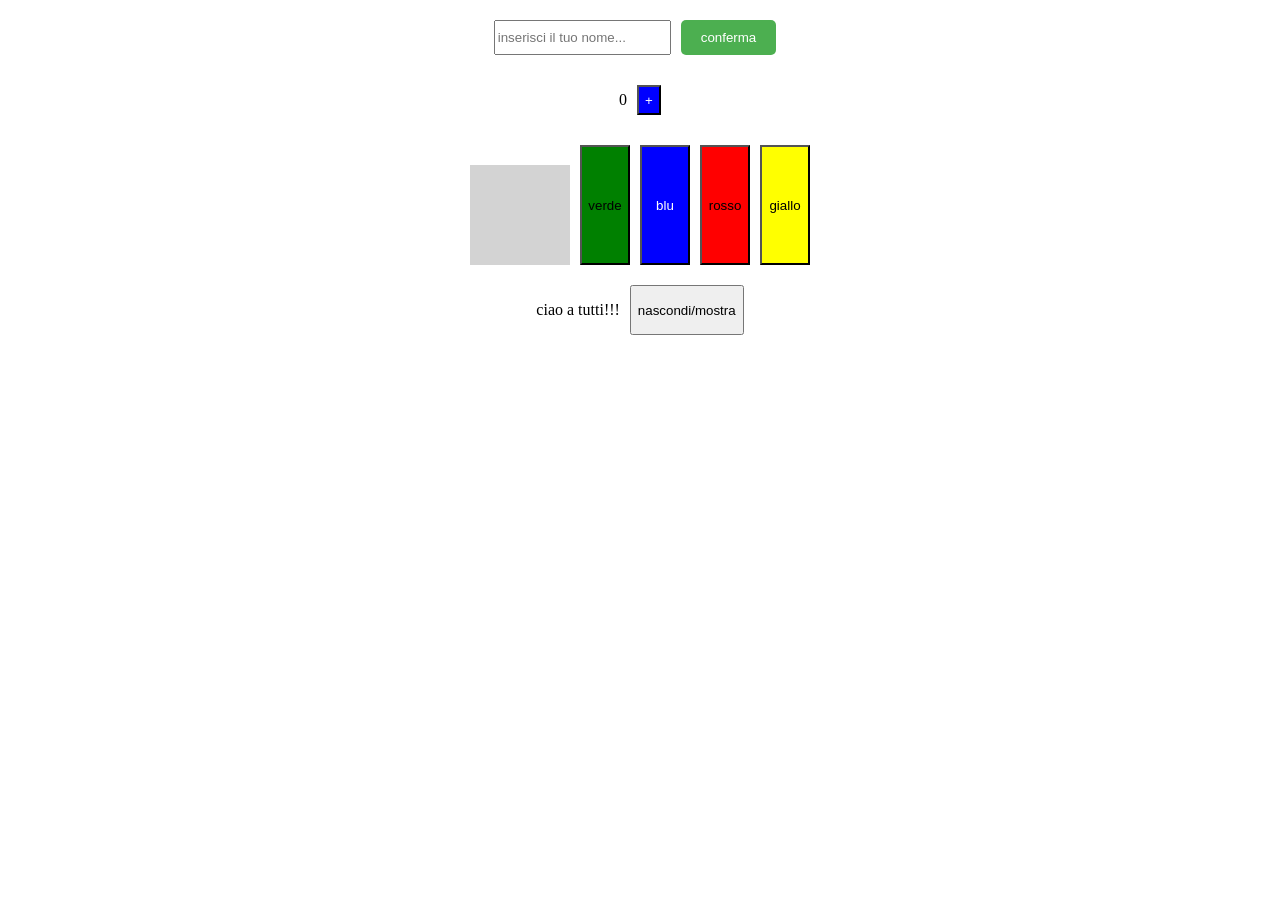
<file: es livelli/livello1/index.html>
<!DOCTYPE html>
<html lang="en">

<head>
    <meta charset="UTF-8">
    <meta name="viewport" content="width=device-width, initial-scale=1.0">
    <link rel="stylesheet" href="css/style.css">
    <title>livello1</title>
</head>

<body>
    <main>
        <div>
            <input type="text" id="nome" name="nome" placeholder="inserisci il tuo nome...">
            <button id="conferma" onclick="conferma()">conferma</button>
            <p id="messaggio-personalizzato"></p>
        </div>

        <div id= div-cont>
            <p id="numero">0</p>
            <button id="contatore" onclick="contatore()">+</button> 
        </div>

        <div id="div-colore">
            <div id="riquadrocolore"></div>
            <button id="verde" onclick="cambiaColoreverde()">verde</button>
            <button id="blu" onclick="cambiaColoreblu()">blu</button>
            <button id="rosso" onclick="cambiaColorerosso()">rosso</button>
            <button id="giallo" onclick="cambiaColoregiallo()">giallo</button>
        </div>

        <div>
            <p id="messaggio-nascondi-mostra"> ciao a tutti!!!</p>
            <button onclick="nascondimostra()">nascondi/mostra</button>
        </div>
    </main>
    <script src="js/scrypt.js"></script>
</body>

</html>
</file>
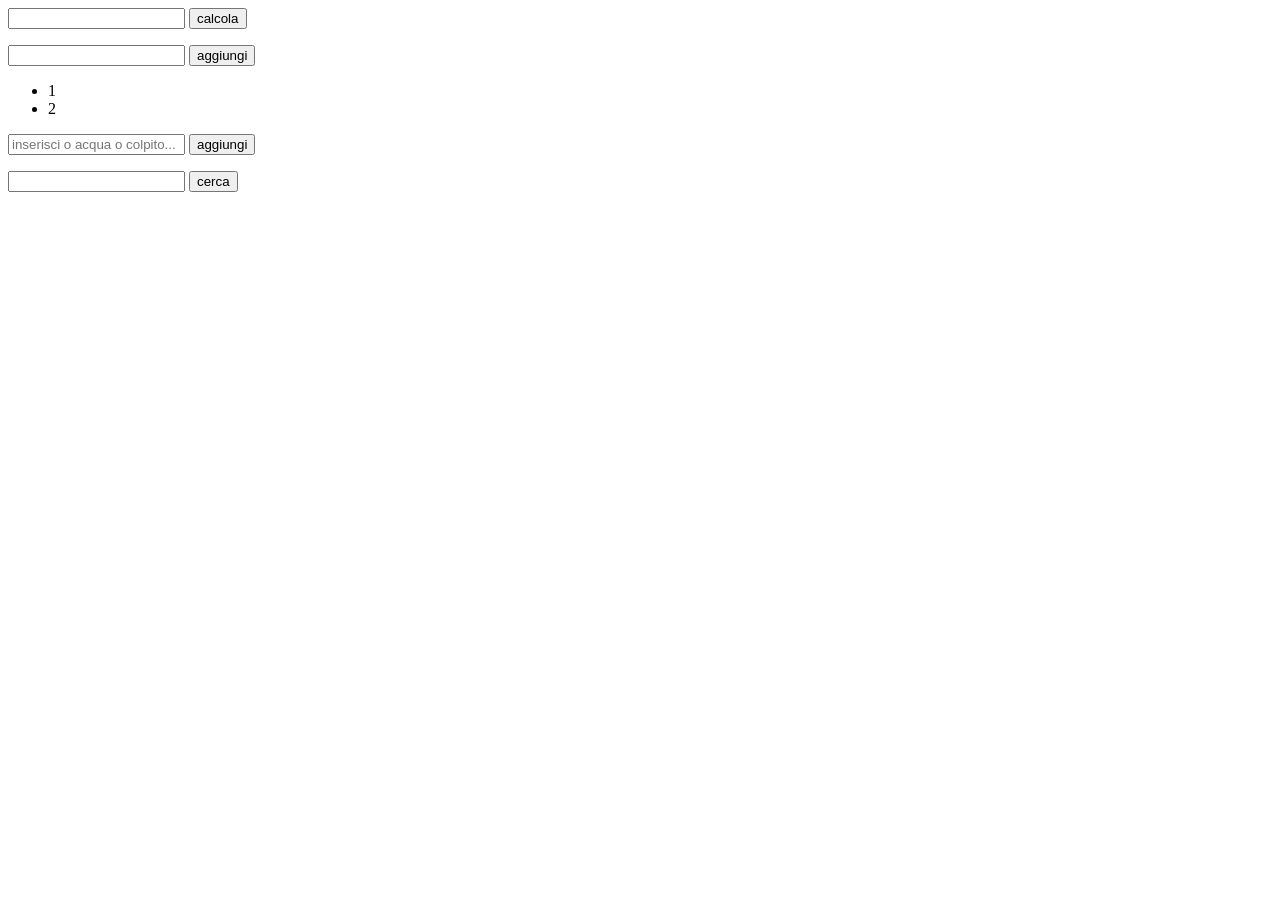
<file: es livelli/livello3/index.html>
<!DOCTYPE html>
<html lang="en">
<head>
    <meta charset="UTF-8">
    <meta name="viewport" content="width=device-width, initial-scale=1.0">
    <title>Document</title>
</head>
<body>
    <main>
        <div>
            <input type="number" name="numero" id="numero">
            <button id="conftab" onclick="calcolaTabellina()">calcola</button>
            <p id="risultato"></p>
        </div>

        <div>
            <input type="text" name="nuovo" id="nuovo">
            <button id="aggiungi" onclick="aggiungiElemento()">aggiungi</button>
            <ul id="lista">
                <li id="1">1</li>
                <li id="2">2</li>
            </ul>
        </div>

        <div>
            <input type="text" name="elemento" id="elemento" placeholder="inserisci o acqua o colpito...">
            <button id="aggiungi" onclick="aggiungiElementolv3()">aggiungi</button>
            <p id="risultatoelemento"></p>
        </div>

        <div>
            <input type="text" name="ricerca" id="ricerca">
            <button id="ricerca" onclick="ricercaElemento()">cerca</button>
            <p id="risultatoelementolv4"></p>
        </div>
    </main>
    <script src="js/scrypt.js"></script>
</body>
</html>
</file>
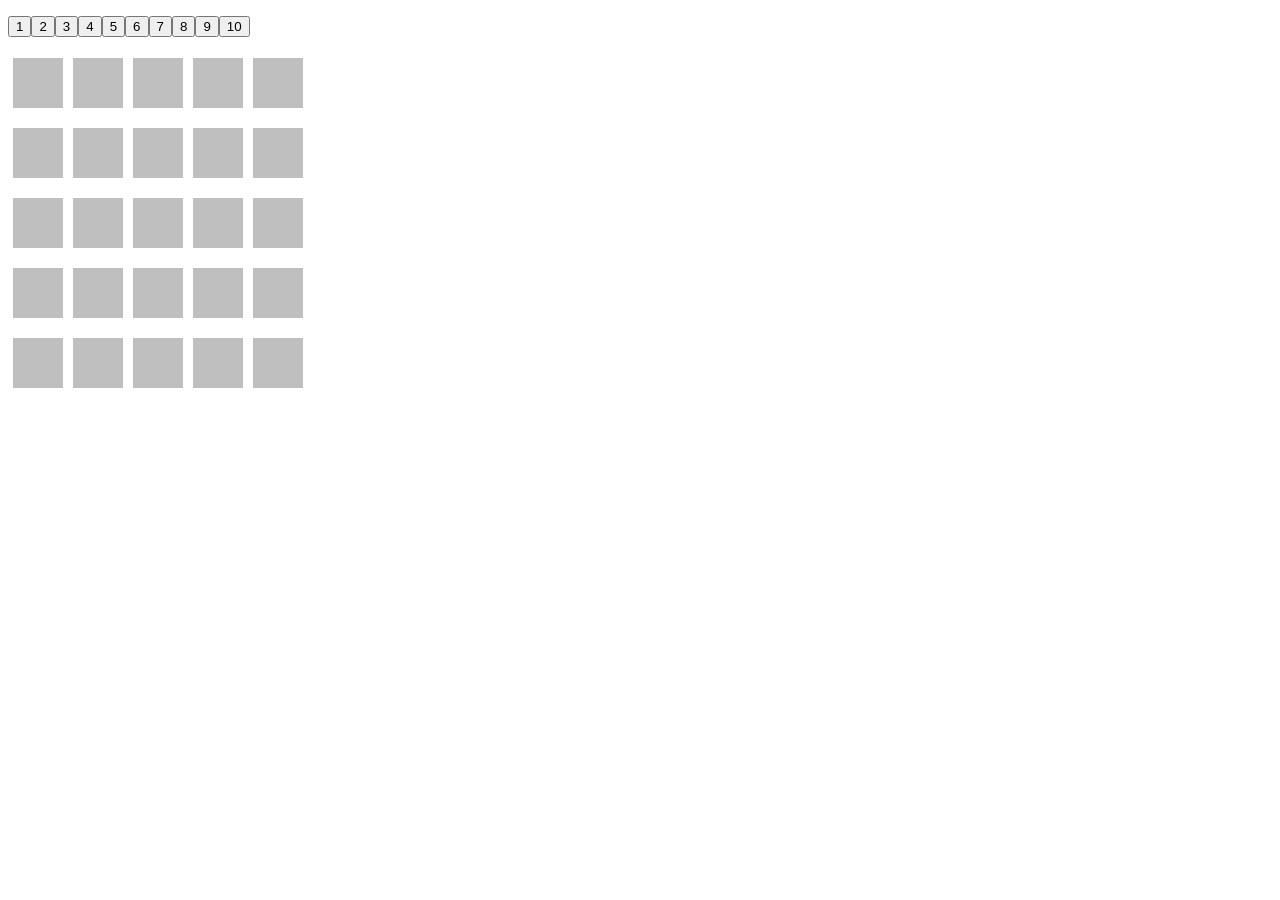
<file: es livelli/livello4/index.html>
<!DOCTYPE html>
<html lang="en">
<head>
    <meta charset="UTF-8">
    <link rel="stylesheet" href="css/style.css">
    <meta name="viewport" content="width=device-width, initial-scale=1.0">
    <title>Document</title>
</head>
<body>
    <main>
        <div id="container">
            <p id="result"></p>
        </div>
        <p id="result2"></p>
        <div id="container2">
            
        </div>
    </main>
    <script src="js/scrypt.js"></script>
</body>
</html>
</file>
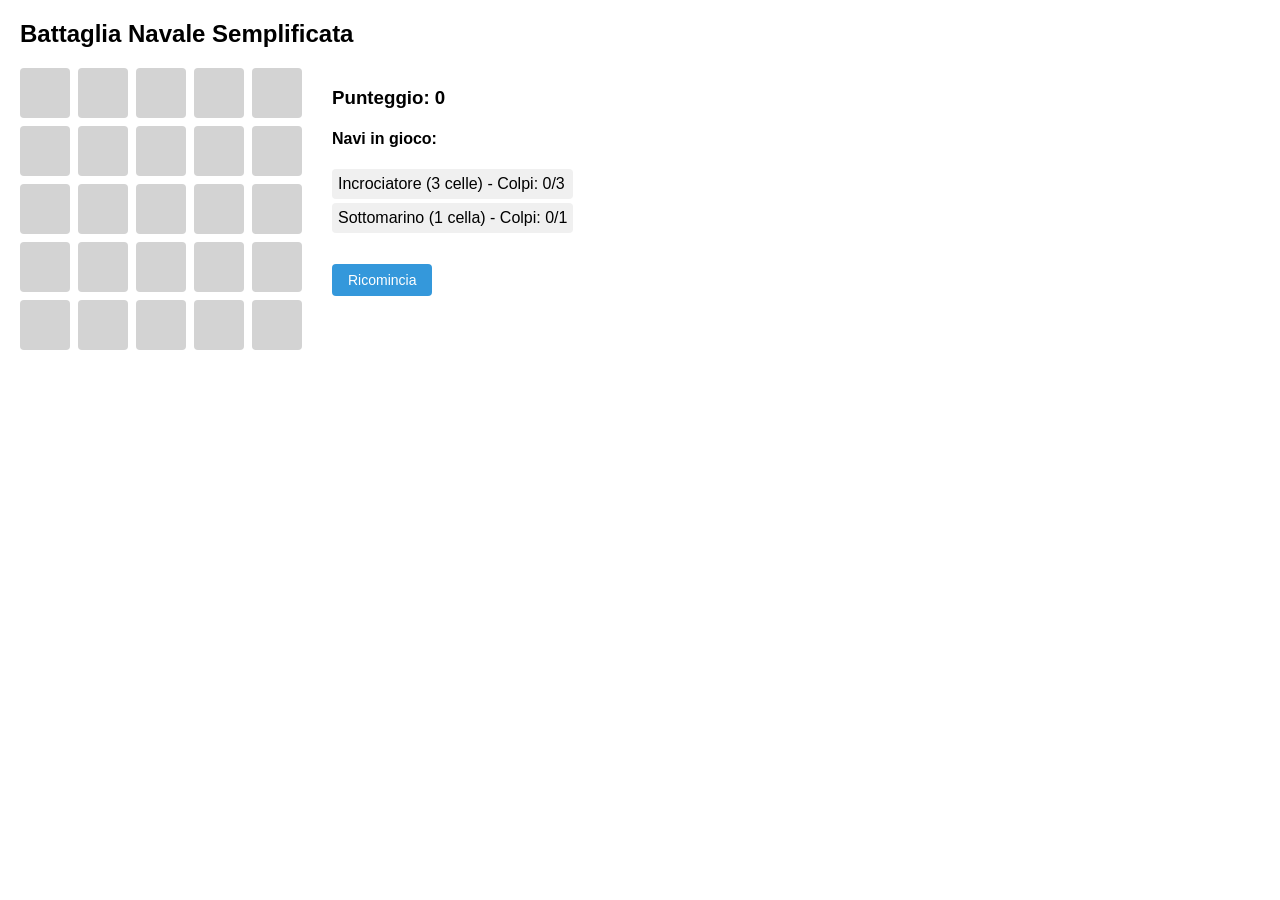
<file: es livelli/livello5/index.html>
<!DOCTYPE html>
<html lang="it">
<head>
    <meta charset="UTF-8">
    <meta name="viewport" content="width=device-width, initial-scale=1.0">
    <title>Battaglia Navale Semplificata</title>
    <!-- Foglio di stile esterno -->
    <link rel="stylesheet" href="css/style.css">
</head>
<body>

    <h2>Battaglia Navale Semplificata</h2>

    <div id="container-gioco">
        <!-- Griglia di gioco 5x5 -->
        <div id="griglia"></div>

        <!-- Pannello Punteggio e Stato Navi -->
        <div id="info-pannello">
            <h3>Punteggio: <span id="punteggio">0</span></h3>
            <h4>Navi in gioco:</h4>
            <ul id="lista-navi"></ul>

            <div id="messaggio"></div>

            <!-- Pulsante Reset -->
            <button id="btn-reset" onclick="inizializzaGioco()">Ricomincia</button>
        </div>
    </div>

    <!-- Script JavaScript esterno -->
    <script src="js/script.js"></script>
</body>
</html>
</file>
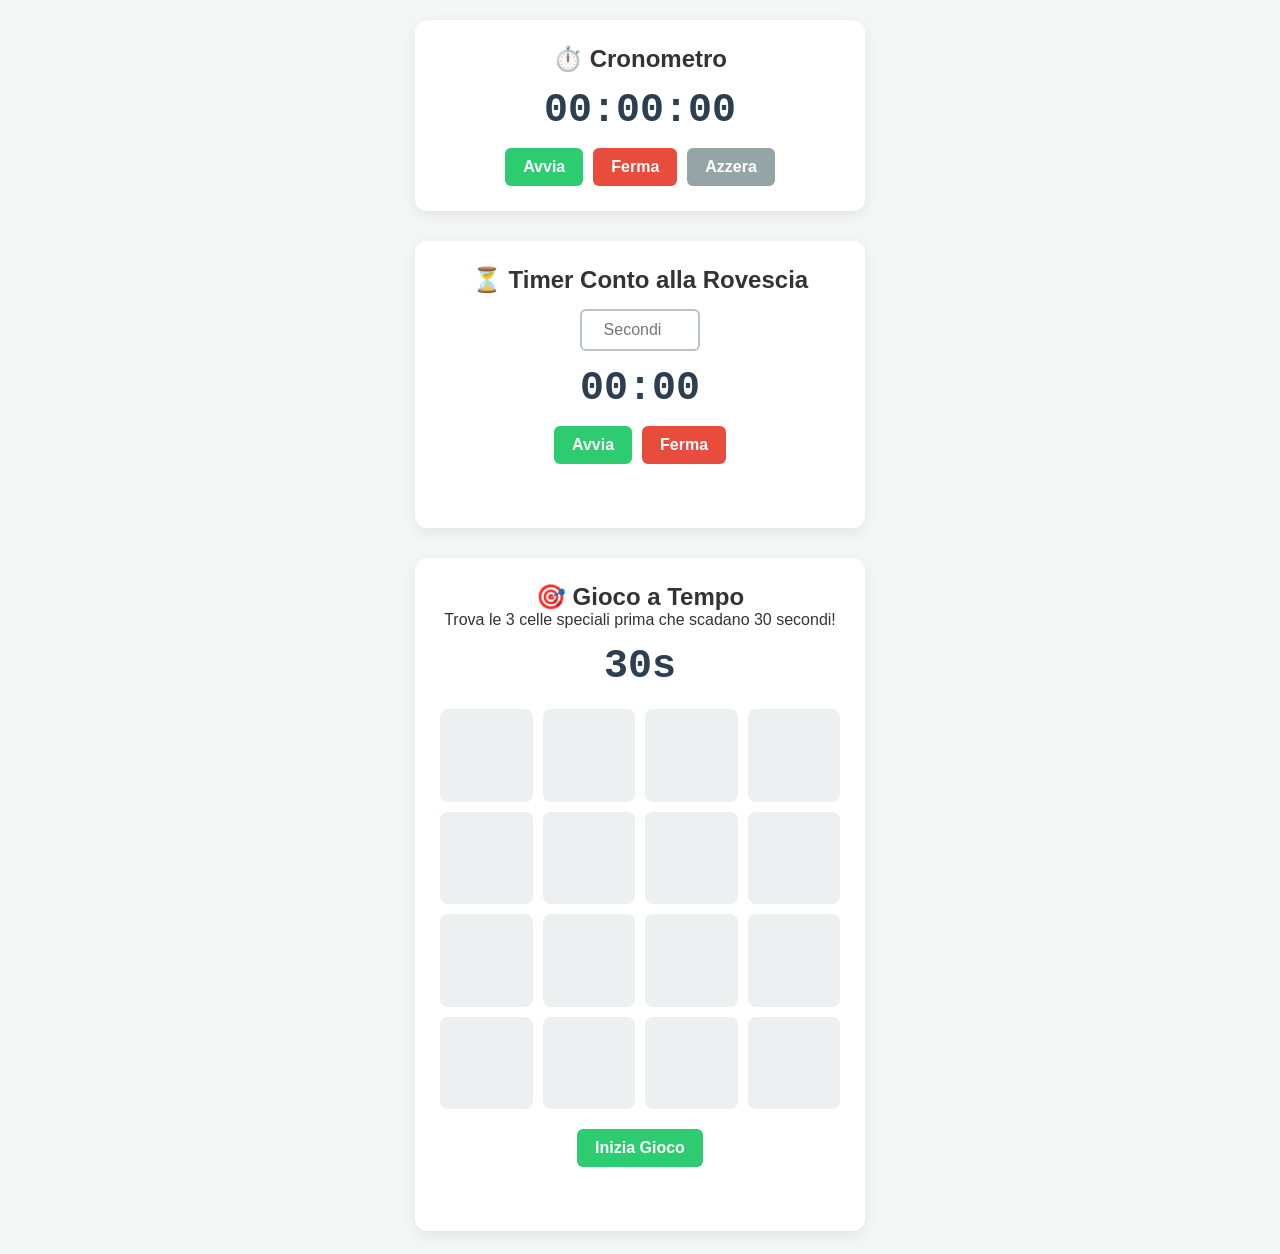
<file: es livelli/livello6/index.html>
<!DOCTYPE html>
<html lang="it">
<head>
  <meta charset="UTF-8">
  <meta name="viewport" content="width=device-width, initial-scale=1.0">
  <title>Cronometro, Timer e Gioco</title>
  <link rel="stylesheet" href="css/style.css">
</head>
<body>

  <!-- CRONOMETRO -->
  <div class="card">
    <h2>⏱️ Cronometro</h2>
    <div class="display" id="chrono-display">00:00:00</div>
    <div class="controls">
      <button class="btn-start" id="chrono-start">Avvia</button>
      <button class="btn-stop" id="chrono-stop">Ferma</button>
      <button class="btn-reset" id="chrono-reset">Azzera</button>
    </div>
  </div>

  <!-- TIMER CONTO ALLA ROVESCIA -->
  <div class="card">
    <h2>⏳ Timer Conto alla Rovescia</h2>
    <div class="controls timer-input-container">
      <input type="number" id="timer-input" placeholder="Secondi" min="1">
    </div>
    <div class="display" id="timer-display">00:00</div>
    <div class="controls">
      <button class="btn-start" id="timer-start">Avvia</button>
      <button class="btn-stop" id="timer-stop">Ferma</button>
    </div>
    <div class="msg" id="timer-msg"></div>
  </div>

  <!-- GIOCO A TEMPO -->
  <div class="card">
    <h2>🎯 Gioco a Tempo</h2>
    <p>Trova le 3 celle speciali prima che scadano 30 secondi!</p>
    <div class="display" id="game-timer">30s</div>
    <div class="grid" id="game-grid"></div>
    <button class="btn-start" id="game-start-btn">Inizia Gioco</button>
    <div class="msg" id="game-msg"></div>
  </div>

  <script src="js/scrypt.js"></script>
</body>
</html>
</file>
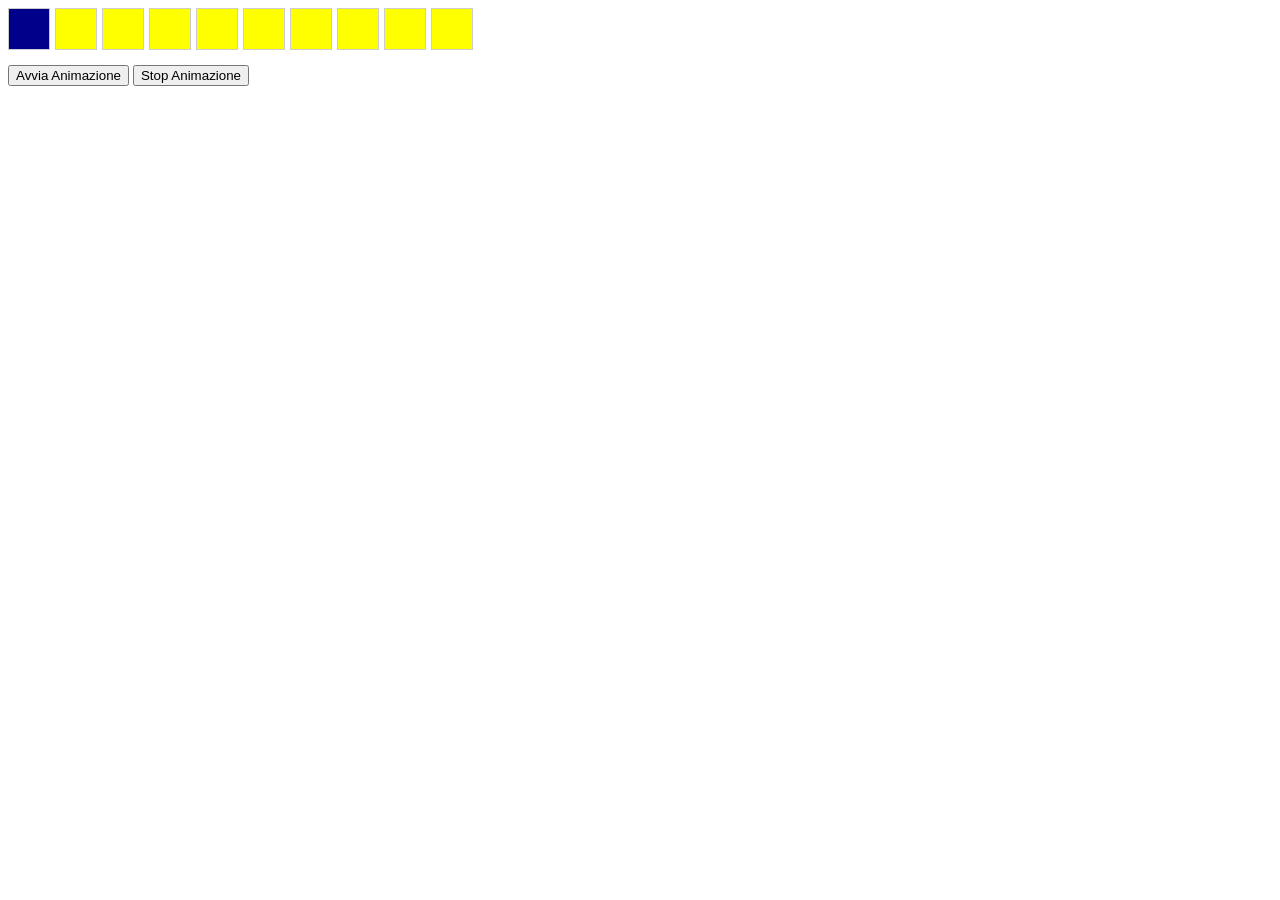
<file: esercizi 0-1-2-3-4/MatteoRegisAnimazioneColore/index.html>
<!DOCTYPE html>
<html lang="it">
<head>
  <meta charset="UTF-8">
  <title>Animazione Div</title>
  <link rel="stylesheet" href="css/style.css">
</head>
<body>

  <div id="container"></div>

  <div class="controls">
    <button id="btnStart">Avvia Animazione</button>
    <button id="btnStop">Stop Animazione</button>
  </div>

  <div id="messaggio"></div>

  <script src="js/scrypt.js"></script>
</body>
</html>
</file>
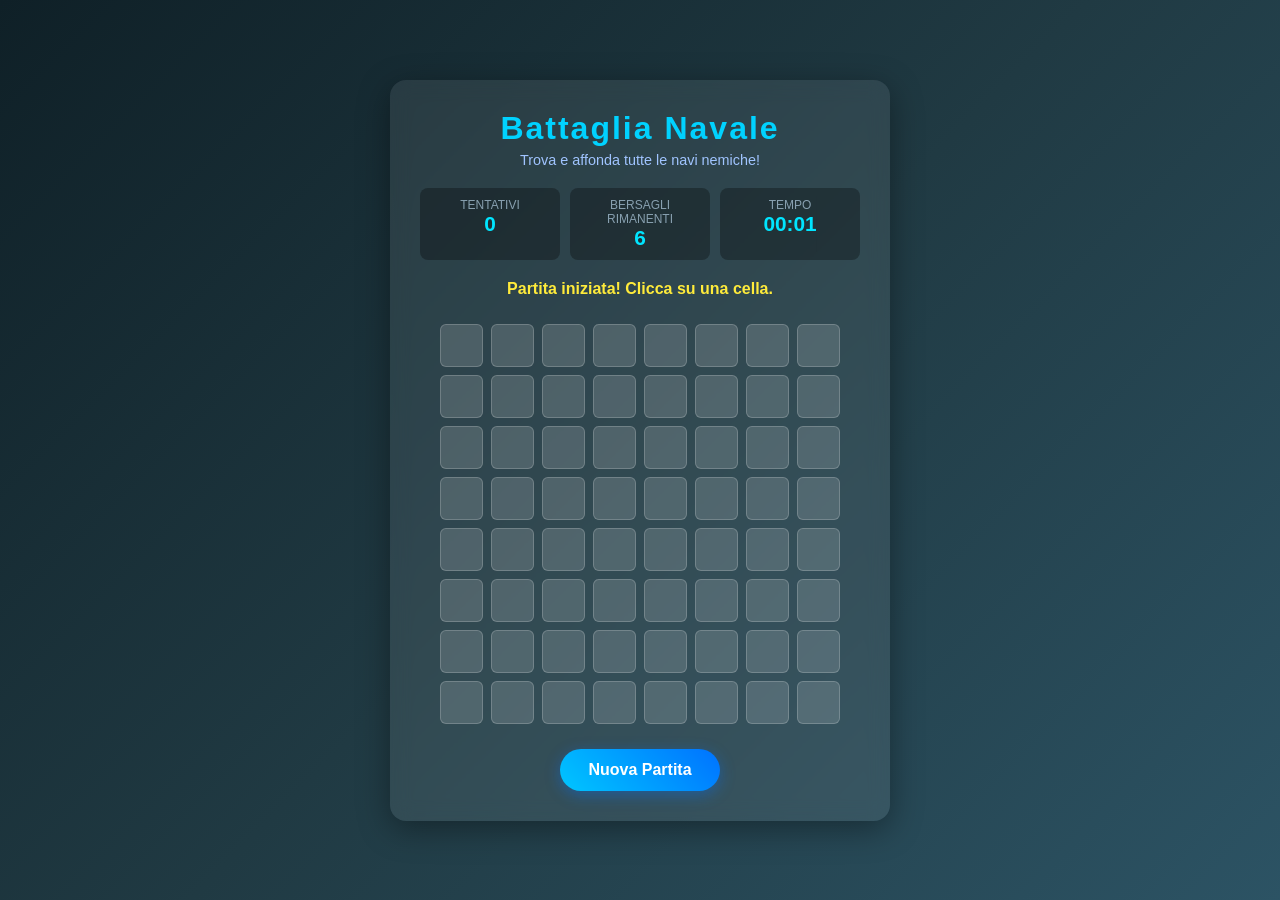
<file: esercizi 0-1-2-3-4/MatteoRegisBattagliaNavale/index.html>
<!DOCTYPE html>
<html lang="it">
<head>
  <meta charset="UTF-8">
  <meta name="viewport" content="width=device-width, initial-scale=1.0">
  <title>Battaglia Navale</title>
  <link rel="stylesheet" href="css/style.css">
</head>
<body>

  <div class="game-container">
    <header>
      <h1>Battaglia Navale</h1>
      <p class="subtitle">Trova e affonda tutte le navi nemiche!</p>
    </header>

    <div class="stats-panel">
      <div class="stat-card">
        <span class="stat-label">Tentativi</span>
        <span id="attempts" class="stat-value">0</span>
      </div>
      <div class="stat-card">
        <span class="stat-label">Bersagli Rimanenti</span>
        <span id="remaining-targets" class="stat-value">0</span>
      </div>
      <div class="stat-card">
        <span class="stat-label">Tempo</span>
        <span id="timer" class="stat-value">00:00</span>
      </div>
    </div>

    <div id="message-board" class="message-board">
      Premi "Nuova Partita" per iniziare!
    </div>

    <div id="grid-container" class="grid-container"></div>

    <div class="controls">
      <button id="restart-btn" class="btn">Nuova Partita</button>
    </div>
  </div>

  <script src="js/scrypt.js"></script>
</body>
</html>
</file>
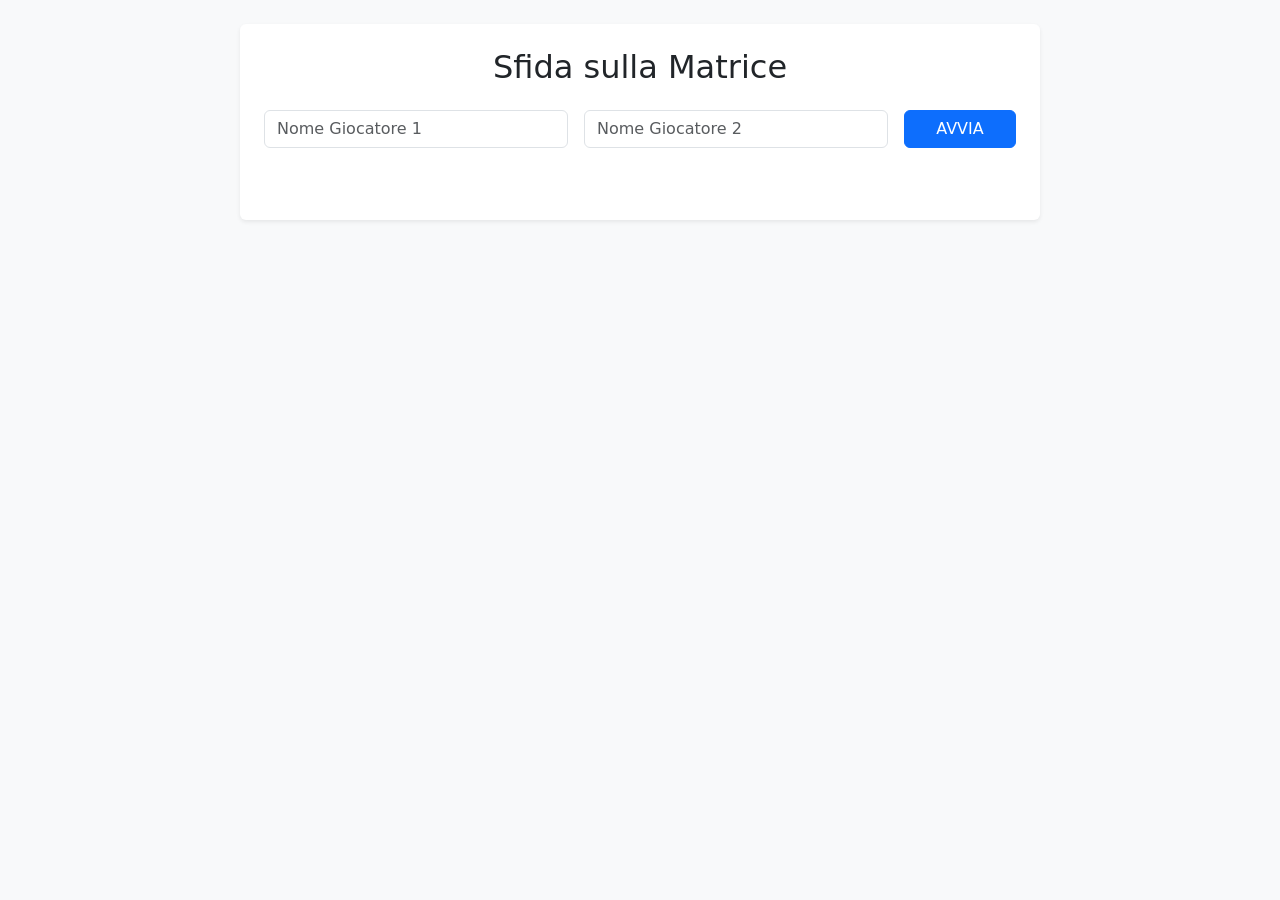
<file: esercizi 0-1-2-3-4/MatteoRegisGiocoMatriciale/index.html>
<!DOCTYPE html>
<html lang="it">
<head>
    <meta charset="UTF-8">
    <meta name="viewport" content="width=device-width, initial-scale=1.0">
    <title>Gioco della Matrice</title>
    <link href="https://cdn.jsdelivr.net/npm/bootstrap@5.3.0/dist/css/bootstrap.min.css" rel="stylesheet">
    <link rel="stylesheet" href="css/style.css">
</head>
<body class="bg-light p-4">

    <div class="container bg-white p-4 rounded shadow-sm main-container">
        <h2 class="text-center mb-4">Sfida sulla Matrice</h2>
        
        <div id="setup-area"></div>

        <div id="hint-div" class="alert alert-info text-center d-none fw-bold my-3" role="alert">
            Valore: <span id="hint-value"></span>
        </div>

        <div id="matrix-container" class="my-4"></div>

        <div id="players-area" class="d-flex flex-column align-items-start gap-3"></div>
        
        <div id="result-div" class="mt-4"></div>
    </div>

    <script src="js/scrypt.js"></script>
</body>
</html>
</file>
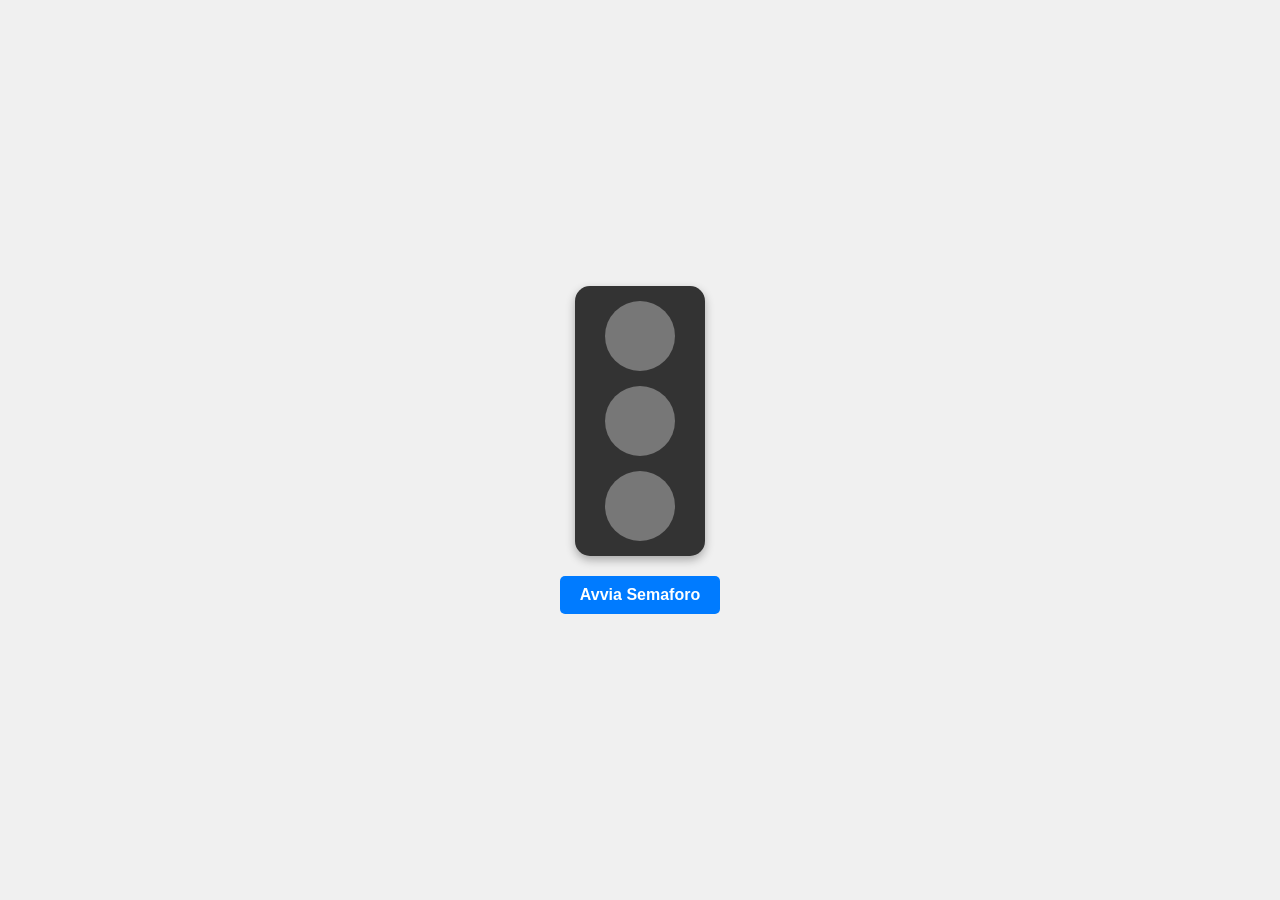
<file: esercizi 0-1-2-3-4/MatteoRegisSemaforo/index.html>
<!DOCTYPE html>
<html lang="it">
<head>
  <meta charset="UTF-8">
  <title>Impianto Semaforico</title>
  <link rel="stylesheet" href="css/style.css">
</head>
<body>

  <div class="semaforo">
    <div id="luce-rossa" class="luce rossa"></div>
    <div id="luce-gialla" class="luce gialla"></div>
    <div id="luce-verde" class="luce verde"></div>
  </div>

  <button id="btn-start">Avvia Semaforo</button>

  <script src="js/scrypt.js"></script>
</body>
</html>
</file>
<file: es livelli/livello1/css/style.css>
#conferma{
    background-color: #4CAF50;
    color: white;
    padding: 10px 20px;
    border: none;
    border-radius: 5px;
    cursor: pointer;
}

#conferma:hover {
    background-color: #45a049;
}
#conferma:active {
    scale: 0.95;
}

div{
    display: flex;
    justify-content: center;
    gap: 10px;
    margin-top: 20px;
}

#contatore{
    height: 30px;
    margin-top: 10px;
    background-color: blue;
    color: white;
}
#contatore:active {
    scale: 1.10;
}

#riquadrocolore{
    height: 100px;
    width: 100px;
    background-color: lightgray;
}

#giallo{
    background-color: yellow;
    width: 50px;
}
#rosso{
    background-color: red;
    width: 50px;
}
#verde{
    background-color: green;
    width: 50px;
}
#blu{
    background-color: blue;
    color: white;
    width: 50px;
}
</file>
<file: es livelli/livello4/css/style.css>
#container2 {
  display: grid;
  grid-template-columns: repeat(5, 50px); 
  gap: 10px;                             
  width: fit-content; 
}
</file>
<file: es livelli/livello5/css/style.css>
body {
    font-family: Arial, sans-serif;
    margin: 20px;
}

#container-gioco {
    display: flex;
    gap: 30px;
    align-items: flex-start;
}

/* Griglia CSS Grid 5x5 */
#griglia {
    display: grid;
    grid-template-columns: repeat(5, 50px);
    gap: 8px;
    width: fit-content;
}

.cella {
    width: 50px;
    height: 50px;
    background-color: lightgray;
    border-radius: 4px;
    cursor: pointer;
    transition: background-color 0.2s;
}

.cella:hover {
    background-color: #bdc3c7;
}

/* Pannello informazioni e lista navi */
#info-pannello {
    max-width: 300px;
}

#lista-navi {
    list-style-type: none;
    padding: 0;
}

#lista-navi li {
    padding: 6px;
    margin-bottom: 4px;
    border-radius: 4px;
    background-color: #f0f0f0;
}

.stato-affondata {
    background-color: #e74c3c !important;
    color: white;
    font-weight: bold;
}

/* Pulsante Reset */
#btn-reset {
    margin-top: 15px;
    padding: 8px 16px;
    font-size: 14px;
    cursor: pointer;
    background-color: #3498db;
    color: white;
    border: none;
    border-radius: 4px;
}

#btn-reset:hover {
    background-color: #2980b9;
}

#messaggio {
    font-weight: bold;
    color: #27ae60;
    margin-top: 10px;
}
</file>
<file: es livelli/livello6/css/style.css>
* {
  box-sizing: border-box;
  margin: 0;
  padding: 0;
  font-family: 'Segoe UI', Tahoma, Geneva, Verdana, sans-serif;
}

body {
  background-color: #f4f7f6;
  color: #333;
  display: flex;
  flex-direction: column;
  align-items: center;
  padding: 20px;
  gap: 30px;
}

h1 {
  margin-bottom: 10px;
  color: #2c3e50;
}

.card {
  background: #ffffff;
  padding: 25px;
  border-radius: 12px;
  box-shadow: 0 4px 15px rgba(0, 0, 0, 0.08);
  width: 100%;
  max-width: 450px;
  text-align: center;
}

.display {
  font-size: 2.5rem;
  font-weight: bold;
  margin: 15px 0;
  color: #2c3e50;
  font-family: monospace;
}

.controls {
  display: flex;
  justify-content: center;
  gap: 10px;
  margin-top: 15px;
}

.timer-input-container {
  margin-bottom: 10px;
}

button {
  padding: 10px 18px;
  border: none;
  border-radius: 6px;
  font-size: 1rem;
  font-weight: 600;
  cursor: pointer;
  transition: background 0.2s, transform 0.1s;
}

button:active {
  transform: scale(0.98);
}

.btn-start { background-color: #2ecc71; color: white; }
.btn-start:hover { background-color: #27ae60; }

.btn-stop { background-color: #e74c3c; color: white; }
.btn-stop:hover { background-color: #c0392b; }

.btn-reset { background-color: #95a5a6; color: white; }
.btn-reset:hover { background-color: #7f8c8d; }

input[type="number"] {
  padding: 10px;
  width: 120px;
  font-size: 1rem;
  border: 2px solid #bdc3c7;
  border-radius: 6px;
  text-align: center;
}

.msg {
  margin-top: 15px;
  font-weight: bold;
  min-height: 24px;
}

/* STILI GIOCO */
.grid {
  display: grid;
  grid-template-columns: repeat(4, 1fr);
  gap: 10px;
  margin: 20px 0;
}

.cell {
  aspect-ratio: 1;
  background-color: #ecf0f1;
  border-radius: 8px;
  display: flex;
  align-items: center;
  justify-content: center;
  font-size: 1.2rem;
  font-weight: bold;
  cursor: pointer;
  user-select: none;
  transition: background-color 0.2s;
}

.cell:hover:not(.disabled) {
  background-color: #d5dbdb;
}

.cell.found {
  background-color: #2ecc71 !important;
  color: white;
}

.cell.wrong {
  background-color: #95a5a6 !important;
  color: white;
}

.cell.disabled {
  cursor: not-allowed;
}
</file>
<file: esercizi 0-1-2-3-4/MatteoRegisAnimazioneColore/css/style.css>
#container {
  display: flex;
  gap: 5px;
  margin-bottom: 15px;
}

.box {
  width: 40px;
  height: 40px;
  background-color: yellow;
  border: 1px solid #ccc;
}

.box.active {
  background-color: darkblue;
}

.controls {
  margin-bottom: 10px;
}

#messaggio {
  font-weight: bold;
  color: #333;
  height: 20px;
}
</file>
<file: esercizi 0-1-2-3-4/MatteoRegisBattagliaNavale/css/style.css>
* {
  box-sizing: border-box;
  margin: 0;
  padding: 0;
}

body {
  font-family: 'Segoe UI', Tahoma, Geneva, Verdana, sans-serif;
  background: linear-gradient(135deg, #0f2027, #203a43, #2c5364);
  color: #fff;
  min-height: 100vh;
  display: flex;
  justify-content: center;
  align-items: center;
  padding: 20px;
}

.game-container {
  background: rgba(255, 255, 255, 0.08);
  backdrop-filter: blur(10px);
  padding: 30px;
  border-radius: 16px;
  box-shadow: 0 8px 32px 0 rgba(0, 0, 0, 0.37);
  text-align: center;
  max-width: 500px;
  width: 100%;
}

header h1 {
  font-size: 2rem;
  letter-spacing: 2px;
  margin-bottom: 5px;
  color: #00d2ff;
}

.subtitle {
  font-size: 0.9rem;
  color: #a0c4ff;
  margin-bottom: 20px;
}

.stats-panel {
  display: flex;
  justify-content: space-around;
  margin-bottom: 20px;
  gap: 10px;
}

.stat-card {
  background: rgba(0, 0, 0, 0.3);
  padding: 10px 15px;
  border-radius: 8px;
  flex: 1;
}

.stat-label {
  display: block;
  font-size: 0.75rem;
  text-transform: uppercase;
  color: #88a0b0;
}

.stat-value {
  font-size: 1.3rem;
  font-weight: bold;
  color: #00e5ff;
}

.message-board {
  min-height: 24px;
  margin-bottom: 20px;
  font-weight: 600;
  font-size: 1rem;
  color: #ffeb3b;
  transition: all 0.3s ease;
}

.grid-container {
  display: grid;
  grid-template-columns: repeat(8, 1fr);
  gap: 8px;
  margin: 0 auto 25px auto;
  aspect-ratio: 1;
  max-width: 400px;
}

.cell {
  background: rgba(255, 255, 255, 0.15);
  border: 1px solid rgba(255, 255, 255, 0.2);
  border-radius: 6px;
  cursor: pointer;
  transition: background 0.2s, transform 0.1s;
  display: flex;
  justify-content: center;
  align-items: center;
  font-weight: bold;
  font-size: 1.2rem;
  user-select: none;
}

.cell:hover:not(.hit):not(.miss) {
  background: rgba(255, 255, 255, 0.3);
  transform: scale(1.05);
}

.cell.miss {
  background-color: #2196f3;
  color: white;
  cursor: not-allowed;
  animation: pop 0.3s ease;
}

.cell.hit {
  background-color: #f44336;
  color: white;
  cursor: not-allowed;
  animation: pop 0.3s ease;
}

@keyframes pop {
  0% { transform: scale(0.8); }
  50% { transform: scale(1.1); }
  100% { transform: scale(1); }
}

.btn {
  background: linear-gradient(45deg, #00c6ff, #0072ff);
  border: none;
  color: white;
  padding: 12px 28px;
  font-size: 1rem;
  font-weight: bold;
  border-radius: 25px;
  cursor: pointer;
  box-shadow: 0 4px 15px rgba(0, 114, 255, 0.4);
  transition: transform 0.2s, box-shadow 0.2s;
}

.btn:hover {
  transform: translateY(-2px);
  box-shadow: 0 6px 20px rgba(0, 114, 255, 0.6);
}

.btn:active {
  transform: translateY(0);
}
</file>
<file: esercizi 0-1-2-3-4/MatteoRegisGiocoMatriciale/css/style.css>
.main-container {
    max-width: 800px;
}

.player-btn {
    width: 100px;
    height: 100px;
    transition: width 0.3s ease;
    white-space: nowrap;
    overflow: hidden;
    text-overflow: ellipsis;
}
</file>
<file: esercizi 0-1-2-3-4/MatteoRegisSemaforo/css/style.css>
body {
  display: flex;
  flex-direction: column;
  align-items: center;
  justify-content: center;
  min-height: 100vh;
  background-color: #f0f0f0;
  font-family: Arial, sans-serif;
  margin: 0;
}

.semaforo {
  width: 100px;
  background-color: #333;
  padding: 15px;
  border-radius: 15px;
  display: flex;
  flex-direction: column;
  align-items: center;
  gap: 15px;
  box-shadow: 0 4px 10px rgba(0, 0, 0, 0.3);
}

.luce {
  width: 70px;
  height: 70px;
  border-radius: 50%;
  background-color: #777;
  transition: background-color 0.2s;
}

.luce.rossa.attiva {
  background-color: #ff0000;
  box-shadow: 0 0 15px #ff0000;
}

.luce.gialla.attiva {
  background-color: #ffcc00;
  box-shadow: 0 0 15px #ffcc00;
}

.luce.verde.attiva {
  background-color: #00ff00;
  box-shadow: 0 0 15px #00ff00;
}

#btn-start {
  margin-top: 20px;
  padding: 10px 20px;
  font-size: 16px;
  cursor: pointer;
  border: none;
  border-radius: 5px;
  background-color: #007bff;
  color: white;
  font-weight: bold;
}

#btn-start:disabled {
  background-color: #ccc;
  cursor: not-allowed;
}
</file>
